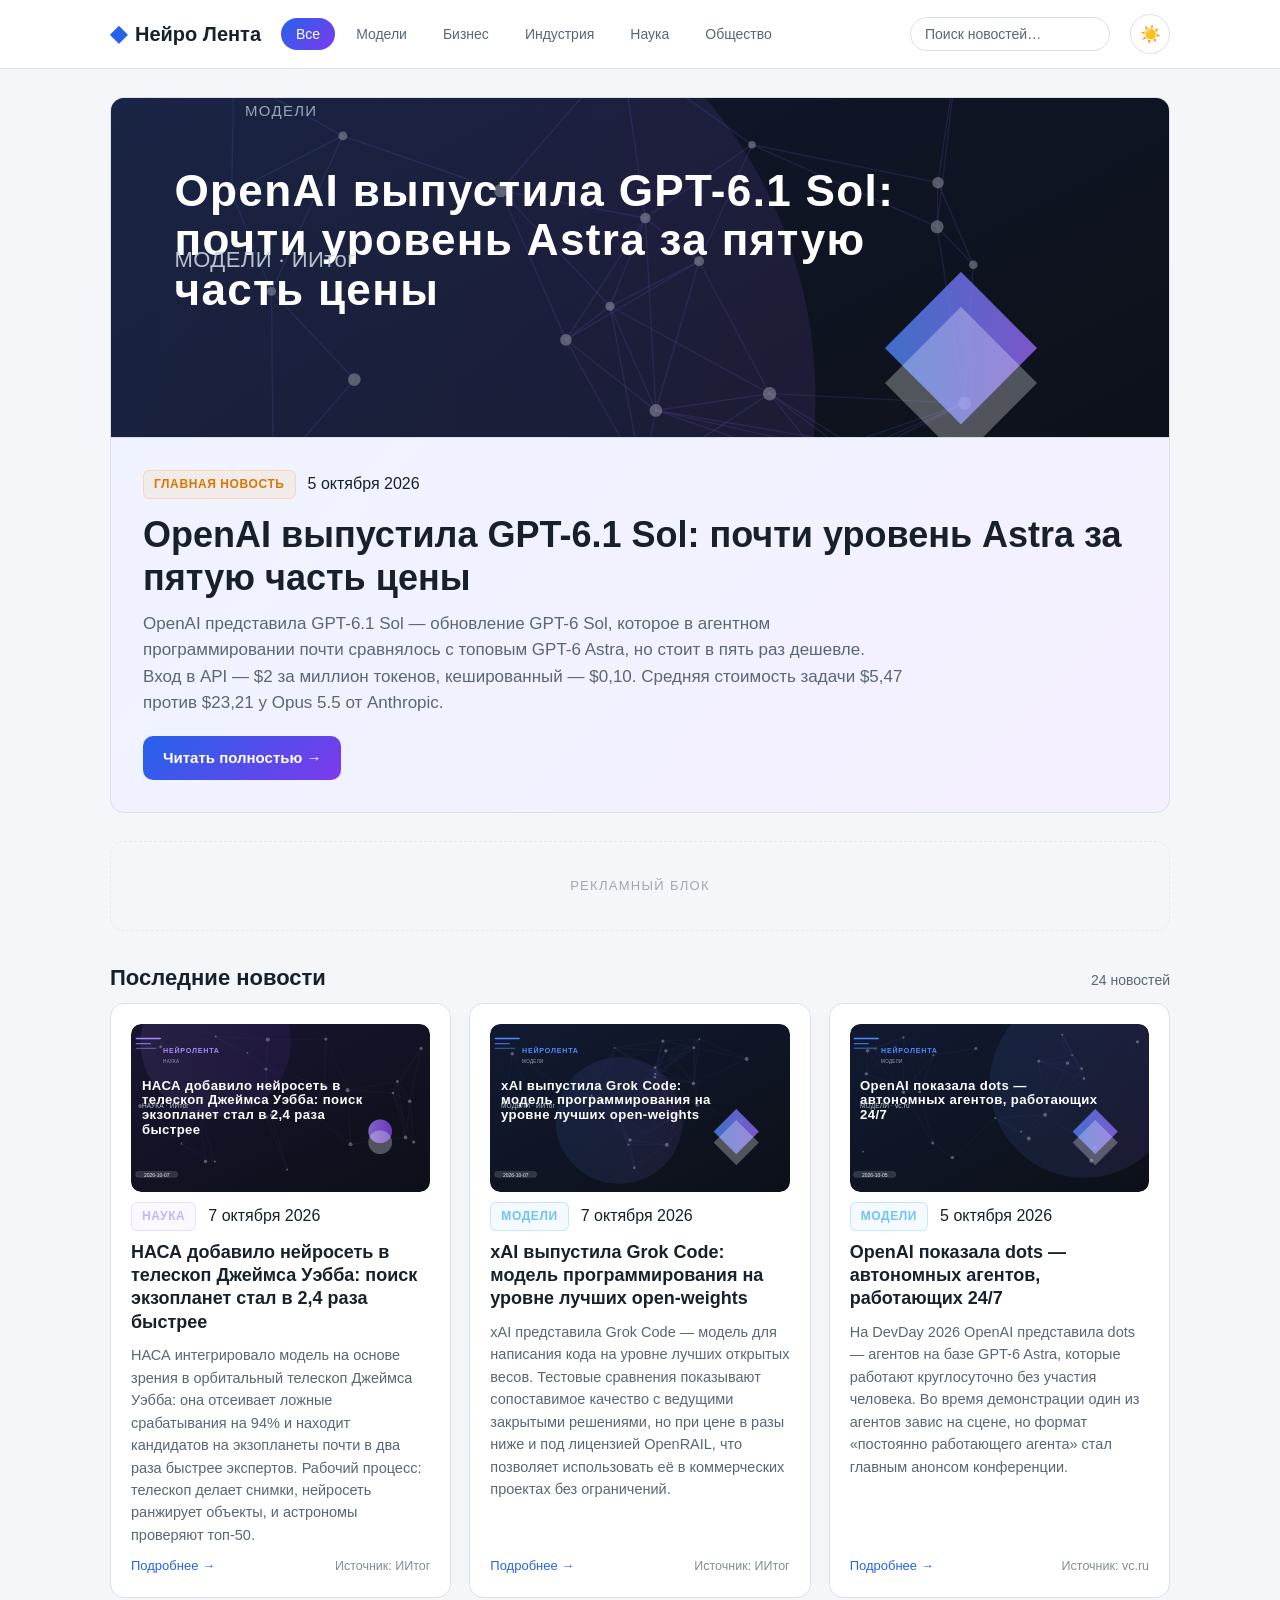
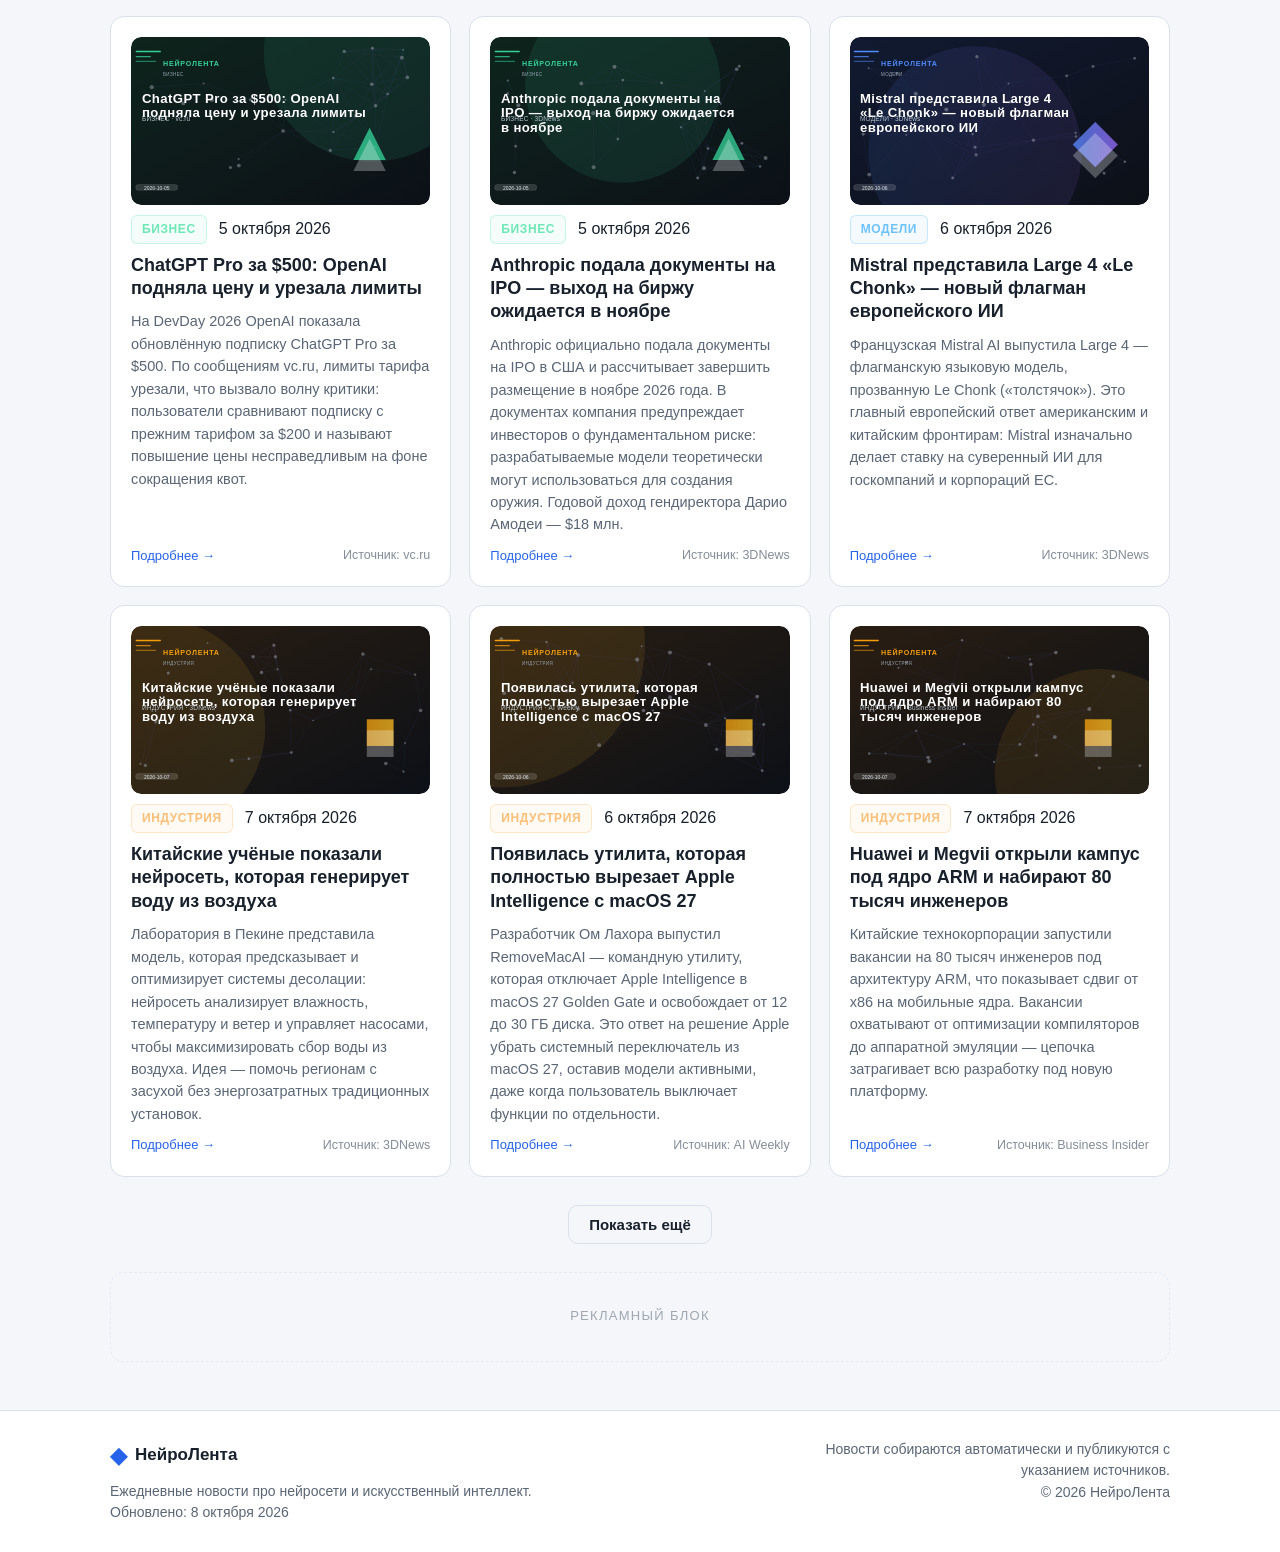
<file: index.html>
<!DOCTYPE html>
<html lang="ru">
<head>
  <meta charset="UTF-8">
  <meta name="viewport" content="width=device-width, initial-scale=1.0">
  <title>НейроЛента — новости про нейросети и искусственный интеллект</title>
  <meta name="description" content="НейроЛента — свежие новости про нейросети и искусственный интеллект каждый день: новые модели, бизнес, наука. Кратко и с ссылками на первоисточники.">
  <meta name="theme-color" content="#ffffff" media="(prefers-color-scheme: light)">
  <meta name="theme-color" content="#0d1117" media="(prefers-color-scheme: dark)">
  <meta property="og:type" content="website">
  <meta property="og:site_name" content="НейроЛента">
  <meta property="og:title" content="НейроЛента — новости про нейросети и искусственный интеллект">
  <meta property="og:description" content="Свежие новости про ИИ каждый день: нейросети, бизнес, наука. Обновляется ежедневно.">
  <meta property="og:locale" content="ru_RU">
  <link rel="icon" href="favicon.svg" type="image/svg+xml">
  <link rel="stylesheet" href="styles.css">
  <script>
    // Тема до первой отрисовки — без мигания (базовая: светлая)
    try {
      var t = localStorage.getItem("nl-theme") || "light";
      if (t === "auto") t = (window.matchMedia && matchMedia("(prefers-color-scheme: dark)").matches) ? "dark" : "light";
      document.documentElement.setAttribute("data-theme", t);
    } catch (e) { document.documentElement.setAttribute("data-theme", "light"); }
  </script>
</head>
<body>
  <header class="site-header">
    <div class="container header-inner">
      <a class="logo" href="index.html">
        <span class="logo-icon">◆</span>
        <span class="logo-text">Нейро&nbsp;Лента</span>
      </a>
      <nav class="nav" id="nav">
        <button class="nav-btn active" data-category="all">Все</button>
        <button class="nav-btn" data-category="Модели">Модели</button>
        <button class="nav-btn" data-category="Бизнес">Бизнес</button>
        <button class="nav-btn" data-category="Индустрия">Индустрия</button>
        <button class="nav-btn" data-category="Наука">Наука</button>
        <button class="nav-btn" data-category="Общество">Общество</button>
      </nav>
      <div class="search-wrap">
        <input type="search" id="search" placeholder="Поиск новостей…" aria-label="Поиск новостей">
      </div>
      <button class="theme-btn" id="theme-btn" title="Сменить тему" aria-label="Сменить тему (светлая/тёмная/авто)"><span id="theme-icon">☀️</span></button>
    </div>
  </header>

  <main class="container">
    <section class="hero" id="hero" hidden>
      <article class="hero-card">
        <img class="hero-img" id="hero-img" alt="" hidden>
        <div class="hero-body">
          <div class="meta">
            <span class="badge badge-featured">Главная новость</span>
            <span class="date" id="hero-date"></span>
          </div>
          <h1 id="hero-title"></h1>
          <p id="hero-summary"></p>
          <a id="hero-link" class="btn" href="#">Читать полностью →</a>
        </div>
      </article>
    </section>

    <!-- Место под рекламу: сюда позже вставляется код AdSense -->
    <div class="ad-slot" id="ad-top">Рекламный блок</div>

    <section class="feed-head">
      <h2 class="feed-title">Последние новости</h2>
      <span class="feed-count" id="feed-count"></span>
    </section>

    <section class="news-grid" id="news-grid" aria-live="polite"></section>

    <p class="empty" id="empty" hidden>Ничего не найдено. Попробуй другой запрос.</p>

    <div class="load-more-wrap">
      <button class="btn btn-ghost" id="load-more" hidden>Показать ещё</button>
    </div>

    <div class="ad-slot ad-bottom">Рекламный блок</div>
  </main>

  <footer class="site-footer">
    <div class="container footer-inner">
      <div>
        <div class="logo logo-footer"><span class="logo-icon">◆</span> НейроЛента</div>
        <p class="footer-note">Ежедневные новости про нейросети и искусственный интеллект.<br>
        Обновлено: <span id="last-updated">—</span></p>
      </div>
      <div class="footer-links">
        <p>Новости собираются автоматически и публикуются с указанием источников.</p>
        <p>© 2026 НейроЛента</p>
      </div>
    </div>
  </footer>

  <button class="to-top" id="to-top" aria-label="Наверх">↑</button>

  <script src="js/data.js"></script>
  <script src="js/theme.js"></script>
  <script src="js/sound.js"></script>
  <script src="js/app.js"></script>
</body>
</html>
</file>
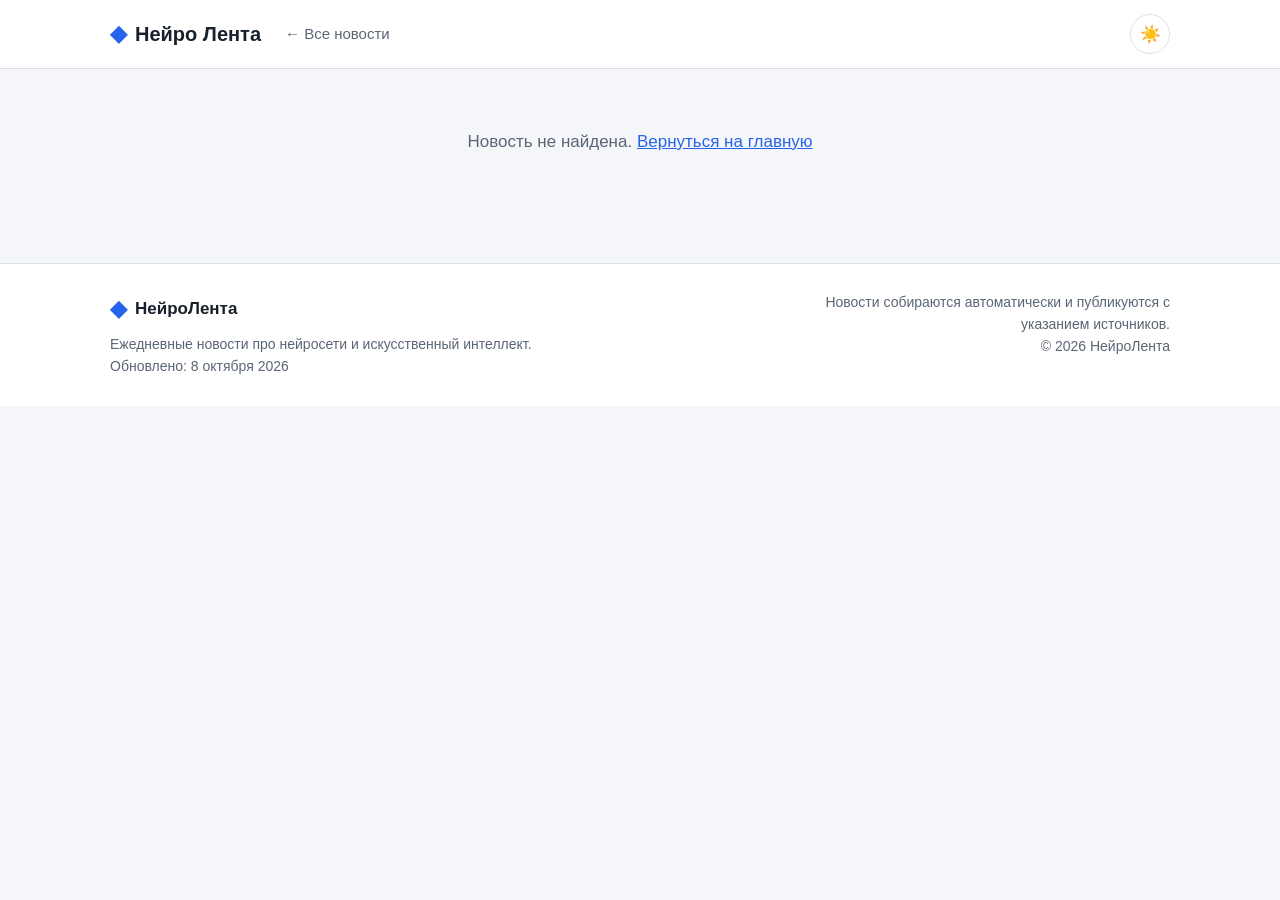
<file: article.html>
<!DOCTYPE html>
<html lang="ru">
<head>
  <meta charset="UTF-8">
  <meta name="viewport" content="width=device-width, initial-scale=1.0">
  <title>Новость — НейроЛента</title>
  <meta name="description" content="Новость про нейросети и искусственный интеллект — НейроЛента.">
  <meta name="theme-color" content="#ffffff" media="(prefers-color-scheme: light)">
  <meta name="theme-color" content="#0d1117" media="(prefers-color-scheme: dark)">
  <meta property="og:type" content="article">
  <meta property="og:site_name" content="НейроЛента">
  <meta property="og:locale" content="ru_RU">
  <link rel="icon" href="favicon.svg" type="image/svg+xml">
  <link rel="stylesheet" href="styles.css">
  <script>
    try {
      var t = localStorage.getItem("nl-theme") || "light";
      if (t === "auto") t = (window.matchMedia && matchMedia("(prefers-color-scheme: dark)").matches) ? "dark" : "light";
      document.documentElement.setAttribute("data-theme", t);
    } catch (e) { document.documentElement.setAttribute("data-theme", "light"); }
  </script>
</head>
<body>
  <header class="site-header">
    <div class="container header-inner">
      <a class="logo" href="index.html">
        <span class="logo-icon">◆</span>
        <span class="logo-text">Нейро&nbsp;Лента</span>
      </a>
      <nav class="nav">
        <a class="back-link" href="index.html">← Все новости</a>
      </nav>
      <button class="theme-btn" id="theme-btn" title="Сменить тему" aria-label="Сменить тему (светлая/тёмная/авто)"><span id="theme-icon">☀️</span></button>
    </div>
  </header>

  <main class="container">
    <article class="article-wrap" id="article">
      <div class="meta" id="a-meta">
        <span class="badge" id="a-cat"></span>
        <span class="date" id="a-date"></span>
        <span class="badge badge-read" id="a-readtime" hidden></span>
      </div>
      <h1 id="a-title"></h1>
      <img class="article-banner" id="a-banner" alt="" hidden>
      <div class="video-wrap" id="a-video" hidden></div>
      <div class="article-text" id="a-text"></div>
      <p class="source-note" id="a-source"></p>
    </article>

    <p class="empty" id="a-notfound" hidden>Новость не найдена. <a href="index.html">Вернуться на главную</a></p>

    <section class="related" id="related" hidden>
      <h2 class="feed-title">Читайте также</h2>
      <div class="news-grid" id="related-grid"></div>
    </section>
  </main>

  <footer class="site-footer">
    <div class="container footer-inner">
      <div>
        <div class="logo logo-footer"><span class="logo-icon">◆</span> НейроЛента</div>
        <p class="footer-note">Ежедневные новости про нейросети и искусственный интеллект.<br>
        Обновлено: <span id="last-updated">—</span></p>
      </div>
      <div class="footer-links">
        <p>Новости собираются автоматически и публикуются с указанием источников.</p>
        <p>© 2026 НейроЛента</p>
      </div>
    </div>
  </footer>

  <script src="js/data.js"></script>
  <script src="js/theme.js"></script>
  <script src="js/article.js"></script>
</body>
</html>
</file>
<file: styles.css>
/* НейроЛента — стили */
/* НейроЛента — темы. Базовая: светлая (белая). Тёмная — по выбору. */
:root {
  --bg: #f4f6fa;
  --bg-card: #ffffff;
  --bg-elevated: #eaeef4;
  --border: #d9e0ea;
  --text: #17202b;
  --text-dim: #5a6675;
  --accent: #2563eb;
  --accent-2: #7c3aed;
  --featured: #d97706;
  --header-bg: rgba(255, 255, 255, 0.92);
  --hero-a: #eef4ff;
  --hero-b: #f5f0ff;
  --shadow: rgba(15, 23, 42, 0.10);
  --radius: 14px;
  --max-w: 1100px;
}

[data-theme="dark"] {
  --bg: #0d1117;
  --bg-card: #161b22;
  --bg-elevated: #1c2330;
  --border: #2a3140;
  --text: #e6edf3;
  --text-dim: #9aa7b5;
  --accent: #4f8cff;
  --accent-2: #9d6bff;
  --featured: #ffb454;
  --header-bg: rgba(13, 17, 23, 0.92);
  --hero-a: #182031;
  --hero-b: #1a1630;
  --shadow: rgba(0, 0, 0, 0.45);
}

* { box-sizing: border-box; margin: 0; padding: 0; }

html { scroll-behavior: smooth; }

body {
  background: var(--bg);
  color: var(--text);
  font-family: -apple-system, BlinkMacSystemFont, "Segoe UI", Roboto, "Helvetica Neue", Arial, sans-serif;
  line-height: 1.55;
  min-height: 100vh;
}

.container {
  max-width: var(--max-w);
  margin: 0 auto;
  padding: 0 20px;
}

/* Header */
.site-header {
  position: sticky;
  top: 0;
  z-index: 50;
  background: var(--header-bg);
  backdrop-filter: blur(10px);
  border-bottom: 1px solid var(--border);
}

.header-inner {
  display: flex;
  align-items: center;
  gap: 20px;
  padding-top: 14px;
  padding-bottom: 14px;
  flex-wrap: wrap;
}

.logo {
  display: flex;
  align-items: center;
  gap: 8px;
  font-weight: 800;
  font-size: 20px;
  color: var(--text);
  text-decoration: none;
  white-space: nowrap;
}

.logo-icon { color: var(--accent); font-size: 22px; }

.nav { display: flex; gap: 6px; flex-wrap: wrap; flex: 1; }

.nav-btn {
  background: transparent;
  border: 1px solid transparent;
  color: var(--text-dim);
  padding: 7px 14px;
  border-radius: 999px;
  font-size: 14px;
  cursor: pointer;
  transition: all 0.15s ease;
}

.nav-btn:hover { color: var(--text); background: var(--bg-elevated); }

.nav-btn.active {
  color: #fff;
  background: linear-gradient(135deg, var(--accent), var(--accent-2));
  border-color: transparent;
}

.search-wrap input {
  background: var(--bg-card);
  border: 1px solid var(--border);
  color: var(--text);
  padding: 8px 14px;
  border-radius: 999px;
  font-size: 14px;
  width: 200px;
  outline: none;
  transition: border-color 0.15s ease;
}

.search-wrap input:focus { border-color: var(--accent); }
.search-wrap input::placeholder { color: var(--text-dim); }

/* Hero */
.hero { margin-top: 28px; }

.hero-card {
  background: linear-gradient(135deg, var(--hero-a) 0%, var(--hero-b) 100%);
  border: 1px solid var(--border);
  border-radius: var(--radius);
  overflow: hidden;
}

.hero-body { padding: 32px; }

.hero h1 {
  font-size: clamp(24px, 4vw, 36px);
  line-height: 1.2;
  margin: 14px 0 12px;
}

.hero p {
  color: var(--text-dim);
  font-size: 17px;
  max-width: 760px;
  margin-bottom: 20px;
}

.meta {
  display: flex;
  align-items: center;
  gap: 12px;
  flex-wrap: wrap;
}

.badge {
  font-size: 12px;
  font-weight: 700;
  text-transform: uppercase;
  letter-spacing: 0.05em;
  padding: 4px 10px;
  border-radius: 6px;
  background: var(--bg-elevated);
  color: var(--accent);
  border: 1px solid var(--border);
}

.badge-featured {
  background: rgba(255, 180, 84, 0.12);
  color: var(--featured);
  border-color: rgba(255, 180, 84, 0.35);
}


/* Buttons */
.btn {
  display: inline-block;
  background: linear-gradient(135deg, var(--accent), var(--accent-2));
  color: #fff;
  text-decoration: none;
  padding: 10px 20px;
  border-radius: 10px;
  font-size: 15px;
  font-weight: 600;
  border: none;
  cursor: pointer;
  transition: opacity 0.15s ease, transform 0.15s ease;
}

.btn:hover { opacity: 0.9; transform: translateY(-1px); }

.btn-ghost {
  background: transparent;
  border: 1px solid var(--border);
  color: var(--text);
}

.btn-ghost:hover { background: var(--bg-elevated); }

/* Ad slots */
.ad-slot {
  display: flex;
  align-items: center;
  justify-content: center;
  min-height: 90px;
  margin: 28px 0;
  border: 1px dashed var(--border);
  border-radius: var(--radius);
  color: var(--text-dim);
  opacity: 0.55;
  font-size: 13px;
  text-transform: uppercase;
  letter-spacing: 0.1em;
}

.feed-head {
  display: flex;
  align-items: baseline;
  justify-content: space-between;
  gap: 12px;
  margin-top: 30px;
}

.feed-title {
  font-size: 22px;
  font-weight: 800;
}

.feed-count {
  color: var(--text-dim);
  font-size: 14px;
}

/* Обложки и медиа */
.cover-link { display: block; overflow: hidden; border-radius: 10px; }

.cover {
  display: block;
  width: 100%;
  aspect-ratio: 16 / 9;
  object-fit: cover;
  border-radius: 10px;
  transition: transform 0.25s ease;
}

.cover-link:hover .cover { transform: scale(1.04); }

.hero-img {
  display: block;
  width: 100%;
  max-height: 340px;
  object-fit: cover;
  border-bottom: 1px solid var(--border);
}

.article-banner {
  display: block;
  width: 100%;
  border-radius: 12px;
  margin-bottom: 22px;
  border: 1px solid var(--border);
}

.video-wrap {
  position: relative;
  width: 100%;
  aspect-ratio: 16 / 9;
  margin-bottom: 24px;
  border-radius: 12px;
  overflow: hidden;
  border: 1px solid var(--border);
  background: #000;
}

.video-wrap iframe {
  position: absolute;
  inset: 0;
  width: 100%;
  height: 100%;
  border: 0;
}

.article-media {
  margin: 4px 0 26px;
}

.article-media img {
  display: block;
  width: 100%;
  border-radius: 12px;
  border: 1px solid var(--border);
  background: #000;
}

.article-media figcaption {
  margin-top: 8px;
  color: var(--text-dim);
  font-size: 13px;
  text-align: center;
}

/* Страница статьи */
.back-link {
  color: var(--text-dim);
  text-decoration: none;
  font-size: 15px;
  padding: 7px 4px;
  transition: color 0.15s ease;
}

.back-link:hover { color: var(--accent); }

.article-wrap {
  max-width: 760px;
  margin: 36px auto 0;
  background: var(--bg-card);
  border: 1px solid var(--border);
  border-radius: var(--radius);
  padding: 36px;
}

.article-wrap h1 {
  font-size: clamp(24px, 4vw, 34px);
  line-height: 1.25;
  margin: 14px 0 20px;
}

.article-text p {
  font-size: 17px;
  margin-bottom: 16px;
  color: var(--text);
}

.source-note {
  margin-top: 24px;
  padding-top: 16px;
  border-top: 1px solid var(--border);
  color: var(--text-dim);
  font-size: 13.5px;
  font-style: italic;
}

.source-name {
  color: var(--text-dim);
  opacity: 0.75;
  font-size: 12.5px;
}

.card-foot {
  display: flex;
  align-items: center;
  justify-content: space-between;
  gap: 10px;
  flex-wrap: wrap;
}

.related { margin-top: 40px; }
.related .feed-title { margin-bottom: 16px; }

.empty a { color: var(--accent); }

/* News grid */
.news-grid {
  display: grid;
  grid-template-columns: repeat(auto-fill, minmax(300px, 1fr));
  gap: 18px;
  margin-top: 8px;
}

.news-card {
  background: var(--bg-card);
  border: 1px solid var(--border);
  border-radius: var(--radius);
  padding: 20px;
  display: flex;
  flex-direction: column;
  gap: 10px;
  transition: transform 0.15s ease, border-color 0.15s ease;
}

.news-card:hover {
  transform: translateY(-3px);
  border-color: var(--accent);
}

.badge.cat-models   { color: #6ec3ff; border-color: rgba(110,195,255,.35); background: rgba(110,195,255,.08); }
.badge.cat-business { color: #6ee7b7; border-color: rgba(110,231,183,.35); background: rgba(110,231,183,.08); }
.badge.cat-industry { color: #fbbf77; border-color: rgba(251,191,119,.35); background: rgba(251,191,119,.08); }
.badge.cat-science  { color: #c4b5fd; border-color: rgba(196,181,253,.35); background: rgba(196,181,253,.08); }
.badge.cat-society  { color: #fda4af; border-color: rgba(253,164,175,.35); background: rgba(253,164,175,.08); }

.news-card h2 { font-size: 18px; line-height: 1.3; }

.news-card h2 a { color: var(--text); text-decoration: none; }
.news-card h2 a:hover { color: var(--accent); }

.news-card p { color: var(--text-dim); font-size: 14.5px; flex: 1; }

.source-link { color: var(--accent); font-size: 13px; text-decoration: none; }
.source-link:hover { text-decoration: underline; }

.empty {
  text-align: center;
  color: var(--text-dim);
  padding: 60px 0;
  font-size: 17px;
}

.load-more-wrap { text-align: center; margin: 28px 0 0; }

/* Footer */
.site-footer {
  margin-top: 48px;
  border-top: 1px solid var(--border);
  background: var(--bg-card);
}

.footer-inner {
  display: flex;
  justify-content: space-between;
  gap: 24px;
  padding-top: 28px;
  padding-bottom: 28px;
  flex-wrap: wrap;
}

.logo-footer { font-size: 17px; margin-bottom: 8px; }

.footer-note, .footer-links {
  color: var(--text-dim);
  font-size: 14px;
}

.footer-links { text-align: right; max-width: 380px; }

/* Переключатель темы */
.theme-btn {
  background: var(--bg-card);
  border: 1px solid var(--border);
  border-radius: 999px;
  width: 40px;
  height: 40px;
  font-size: 17px;
  cursor: pointer;
  flex-shrink: 0;
  transition: transform 0.2s ease, border-color 0.2s ease;
}

.theme-btn:hover { transform: rotate(20deg) scale(1.06); border-color: var(--accent); }

/* Кнопка «наверх» */
.to-top {
  position: fixed;
  right: 18px;
  bottom: 18px;
  width: 46px;
  height: 46px;
  border-radius: 50%;
  border: 1px solid var(--border);
  background: var(--bg-card);
  color: var(--text);
  font-size: 20px;
  cursor: pointer;
  opacity: 0;
  pointer-events: none;
  transition: opacity 0.25s ease, transform 0.2s ease;
  z-index: 60;
  box-shadow: 0 4px 16px var(--shadow);
}

.to-top.show { opacity: 1; pointer-events: auto; }
.to-top:hover { transform: translateY(-3px); }

/* Время чтения */
.readtime {
  color: var(--text-dim);
  font-size: 13px;
}

.badge-read {
  background: var(--bg-elevated);
  color: var(--accent-2);
}

/* Responsive */
@media (max-width: 720px) {
  .header-inner { gap: 10px; padding-top: 10px; padding-bottom: 10px; }
  .nav {
    order: 3;
    width: 100%;
    overflow-x: auto;
    flex-wrap: nowrap;
    -webkit-overflow-scrolling: touch;
    scrollbar-width: none;
    padding-bottom: 2px;
  }
  .nav::-webkit-scrollbar { display: none; }
  .nav-btn { white-space: nowrap; }
  .search-wrap { flex: 1; }
  .search-wrap input { width: 100%; }
  .hero-body { padding: 22px; }
  .article-wrap { padding: 24px 18px; margin-top: 20px; }
  .article-wrap h1 { font-size: 24px; }
  .article-text p { font-size: 16px; }
  .feed-title { font-size: 19px; }
  .footer-links { text-align: left; }
  .news-grid { gap: 14px; }
}

@media (max-width: 480px) {
  .logo { font-size: 17px; }
  .logo-icon { font-size: 19px; }
  .hero-body { padding: 18px; }
  .hero h1 { font-size: 22px; }
  .news-card { padding: 16px; }
  .ad-slot { min-height: 60px; font-size: 11px; }
  .to-top { right: 12px; bottom: 12px; width: 42px; height: 42px; }
}
/* ---- video player: встроенный громкостной регулятор снизу слева ---- */
.article-media video,
.article-media iframe {
  width: 100%;
  height: auto;
  display: block;
}

.article-media {
  position: relative;
  background: #000;
  border-radius: 12px;
  overflow: hidden;
}

.article-media figcaption {
  position: absolute;
  left: 0;
  right: 0;
  bottom: 0;
  background: linear-gradient(transparent, rgba(0, 0, 0, 0.75));
  color: #fff;
  font-size: 13px;
  padding: 10px 14px;
  box-sizing: border-box;
}

.video-wrap > video {
  border-radius: 12px;
}

/* Собственный регулятор громкости: снизу в левой части плеера */
.video-controls-l {
  position: absolute;
  left: calc(var(--plyr-vol-left, 0));
  bottom: 10px;
  right: 10px;
  display: flex;
  align-items: center;
  gap: 8px;
  background: rgba(0, 0, 0, 0.55);
  backdrop-filter: blur(6px);
  border: 1px solid rgba(255, 255, 255, 0.25);
  border-radius: 8px;
  padding: 6px 8px;
  color: #fff;
  font-size: 12px;
}

.video-controls-l .vol {
  flex: 1;
  min-width: 60px;
  display: flex;
  align-items: center;
  justify-content: flex-end;
  gap: 6px;
}

.video-controls-l .vol-label {
  font-size: 11px;
  opacity: 0.8;
}

.video-controls-l input[type="range"] {
  width: 60px;
  height: 4px;
  -webkit-appearance: none;
  appearance: none;
  background: rgba(255, 255, 255, 0.4);
  border-radius: 2px;
  cursor: pointer;
}

.video-controls-l input[type="range"]::-webkit-slider-thumb {
  -webkit-appearance: none;
  appearance: none;
  width: 12px;
  height: 12px;
  border-radius: 50%;
  background: #fff;
  border: none;
  box-shadow: 0 0 0 2px rgba(0, 0, 0, 0.35);
}

.video-controls-l input[type="range"]::-moz-range-thumb {
  width: 12px;
  height: 12px;
  border-radius: 50%;
  background: #fff;
  border: none;
  box-shadow: 0 0 0 2px rgba(0, 0, 0, 0.35);
}

.video-controls-l .muted {
  font-size: 14px;
  cursor: pointer;
  opacity: 0.8;
  line-height: 1;
}

.video-controls-l .play-btn {
  font-size: 16px;
  cursor: pointer;
  opacity: 0.8;
  line-height: 1;
}

.article-media video::-internal-media-controls {
  display: none;
}

/* индикатор звука в левом нижнем углу плеера */
.audio-ind-note {
  position: absolute;
  left: calc(var(--plyr-vol-left, 0) + 2px);
  bottom: 2px;
  color: #fff;
  font-size: 10px;
  opacity: 0.85;
  font-family: "Segoe UI", Arial, sans-serif;
  letter-spacing: 0.5px;
}

/* ---- мелочи подключения ---- */
.a-video-note {
  color: var(--text-dim);
  font-size: 13px;
  margin: 0 0 10px;
  max-width: 760px;
}

@media (max-width: 720px) {
  .video-controls-l {
    left: 8px;
    right: 8px;
    bottom: 8px;
    padding: 6px 6px;
    gap: 4px;
  }
  .video-controls-l input[type="range"] {
    width: 34px;
  }
  .video-controls-l .muted {
    font-size: 13px;
  }
}
</file>
